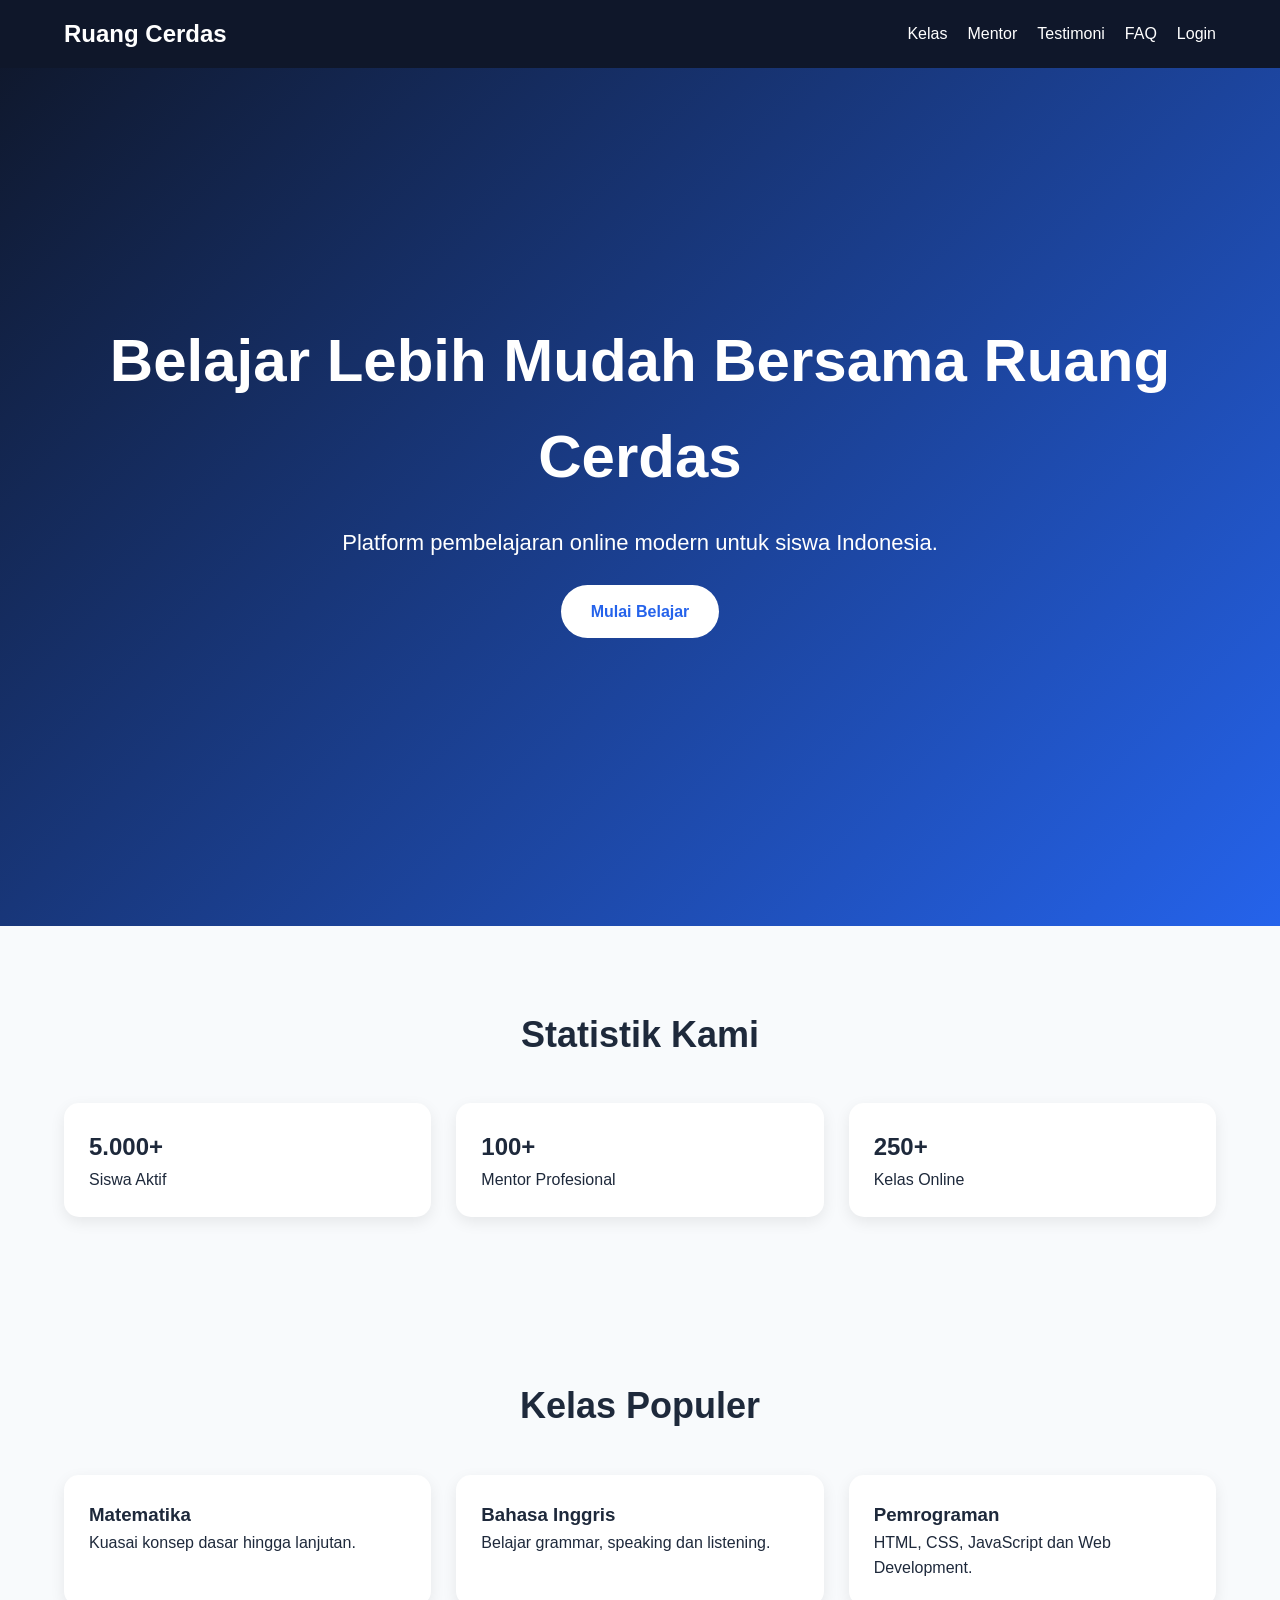
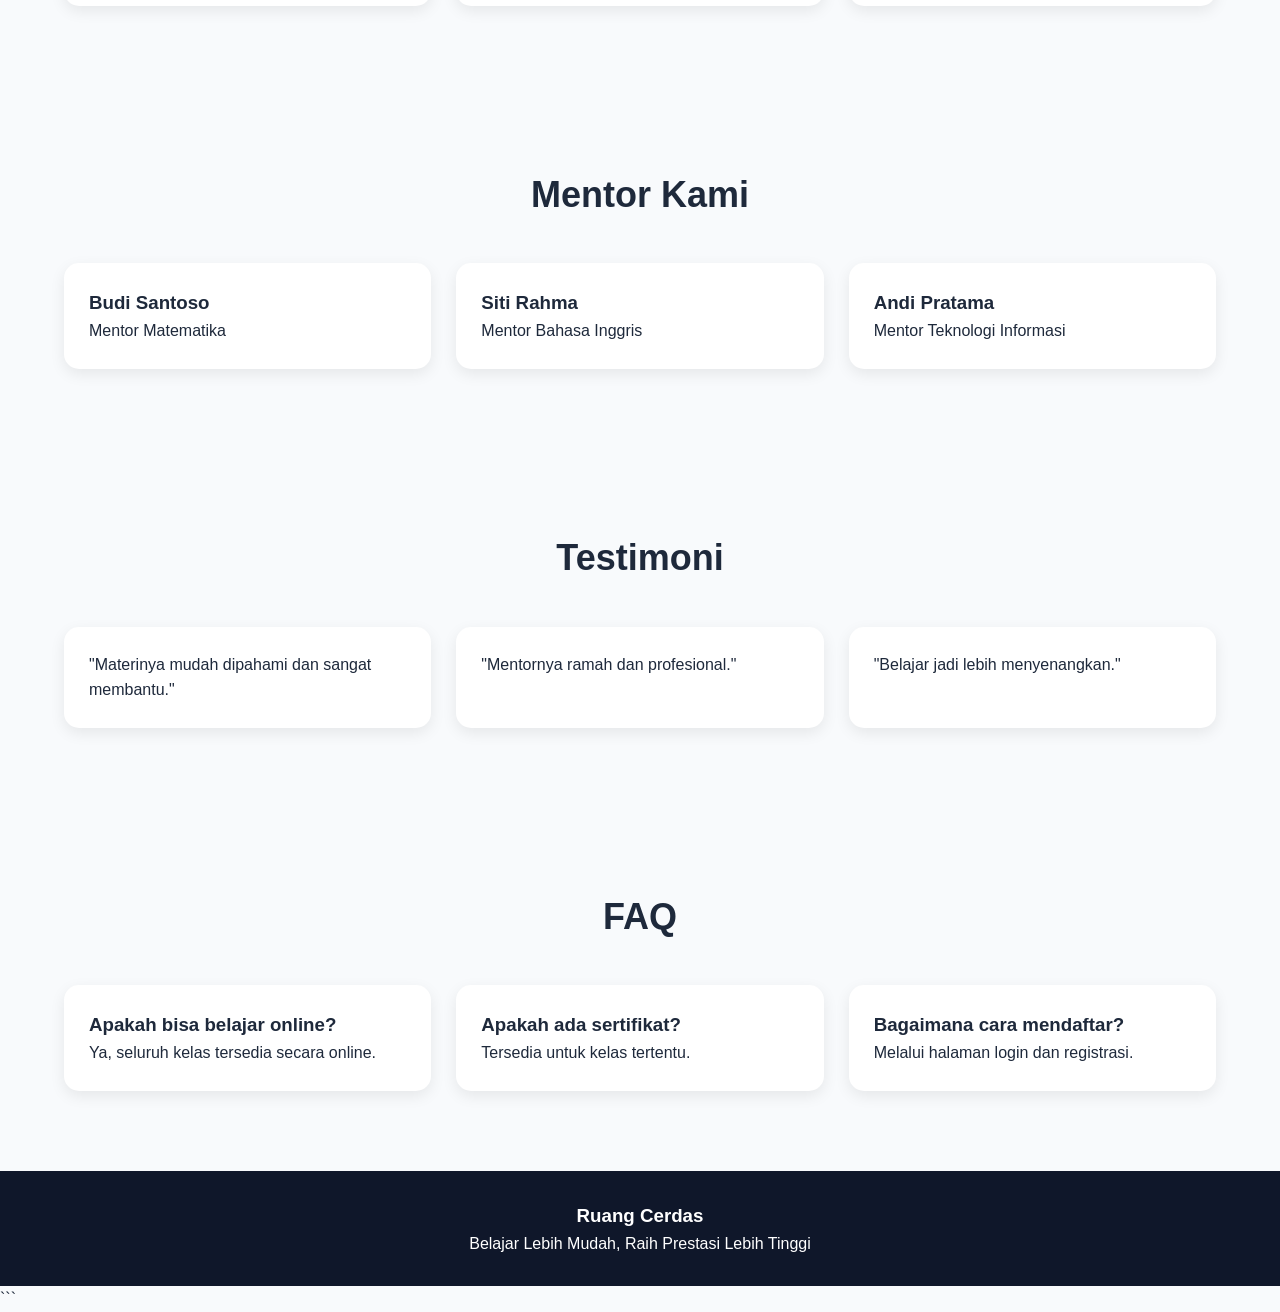
<file: index.html>
```html
<!DOCTYPE html>
<html lang="id">
<head>
<meta charset="UTF-8">
<meta name="viewport" content="width=device-width, initial-scale=1.0">
<title>Ruang Cerdas - Belajar Lebih Mudah</title>

<link rel="stylesheet" href="style.css">
</head>

<body>

<nav>
<div class="container">

<div class="logo">Ruang Cerdas</div>

<ul>
<li><a href="#kelas">Kelas</a></li>
<li><a href="#mentor">Mentor</a></li>
<li><a href="#testimoni">Testimoni</a></li>
<li><a href="#faq">FAQ</a></li>
<li><a href="login.html">Login</a></li>
</ul>

</div>
</nav>

<section class="hero">

<div>

<h1>Belajar Lebih Mudah Bersama Ruang Cerdas</h1>

<p>
Platform pembelajaran online modern untuk siswa Indonesia.
</p>

<a href="#kelas" class="btn">
Mulai Belajar
</a>

</div>

</section>

<section>

<div class="container">

<h2 class="title">Statistik Kami</h2>

<div class="grid">

<div class="card">
<h2>5.000+</h2>
<p>Siswa Aktif</p>
</div>

<div class="card">
<h2>100+</h2>
<p>Mentor Profesional</p>
</div>

<div class="card">
<h2>250+</h2>
<p>Kelas Online</p>
</div>

</div>

</div>

</section>

<section id="kelas">

<div class="container">

<h2 class="title">Kelas Populer</h2>

<div class="grid">

<div class="card">
<h3>Matematika</h3>
<p>Kuasai konsep dasar hingga lanjutan.</p>
</div>

<div class="card">
<h3>Bahasa Inggris</h3>
<p>Belajar grammar, speaking dan listening.</p>
</div>

<div class="card">
<h3>Pemrograman</h3>
<p>HTML, CSS, JavaScript dan Web Development.</p>
</div>

</div>

</div>

</section>

<section id="mentor">

<div class="container">

<h2 class="title">Mentor Kami</h2>

<div class="grid">

<div class="card">
<h3>Budi Santoso</h3>
<p>Mentor Matematika</p>
</div>

<div class="card">
<h3>Siti Rahma</h3>
<p>Mentor Bahasa Inggris</p>
</div>

<div class="card">
<h3>Andi Pratama</h3>
<p>Mentor Teknologi Informasi</p>
</div>

</div>

</div>

</section>

<section id="testimoni">

<div class="container">

<h2 class="title">Testimoni</h2>

<div class="grid">

<div class="card">
<p>"Materinya mudah dipahami dan sangat membantu."</p>
</div>

<div class="card">
<p>"Mentornya ramah dan profesional."</p>
</div>

<div class="card">
<p>"Belajar jadi lebih menyenangkan."</p>
</div>

</div>

</div>

</section>

<section id="faq">

<div class="container">

<h2 class="title">FAQ</h2>

<div class="grid">

<div class="card">
<h3>Apakah bisa belajar online?</h3>
<p>Ya, seluruh kelas tersedia secara online.</p>
</div>

<div class="card">
<h3>Apakah ada sertifikat?</h3>
<p>Tersedia untuk kelas tertentu.</p>
</div>

<div class="card">
<h3>Bagaimana cara mendaftar?</h3>
<p>Melalui halaman login dan registrasi.</p>
</div>

</div>

</div>

</section>

<footer>

<h3>Ruang Cerdas</h3>

<p>Belajar Lebih Mudah, Raih Prestasi Lebih Tinggi</p>

</footer>

</body>
</html>
```
</file>
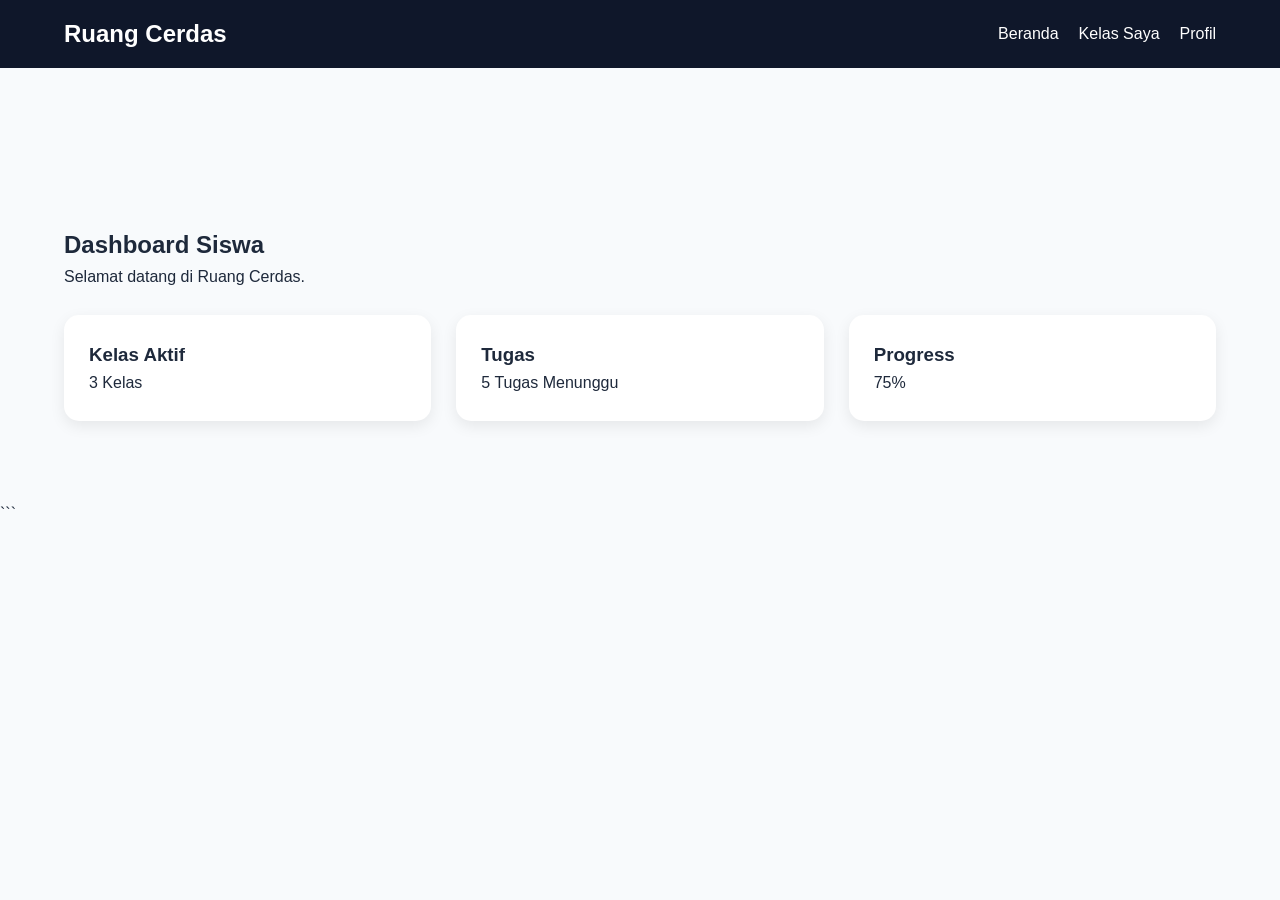
<file: dashboard.html>
```html
<!DOCTYPE html>
<html lang="id">
<head>
<meta charset="UTF-8">
<meta name="viewport" content="width=device-width, initial-scale=1.0">
<title>Dashboard - Ruang Cerdas</title>

<link rel="stylesheet" href="style.css">
</head>

<body>

<nav>
<div class="container">

<div class="logo">Ruang Cerdas</div>

<ul>
<li><a href="index.html">Beranda</a></li>
<li><a href="#">Kelas Saya</a></li>
<li><a href="#">Profil</a></li>
</ul>

</div>
</nav>

<section style="margin-top:120px">

<div class="container">

<h1>Dashboard Siswa</h1>

<p>Selamat datang di Ruang Cerdas.</p>

<br>

<div class="grid">

<div class="card">
<h3>Kelas Aktif</h3>
<p>3 Kelas</p>
</div>

<div class="card">
<h3>Tugas</h3>
<p>5 Tugas Menunggu</p>
</div>

<div class="card">
<h3>Progress</h3>
<p>75%</p>
</div>

</div>

</div>

</section>

</body>
</html>
```
</file>
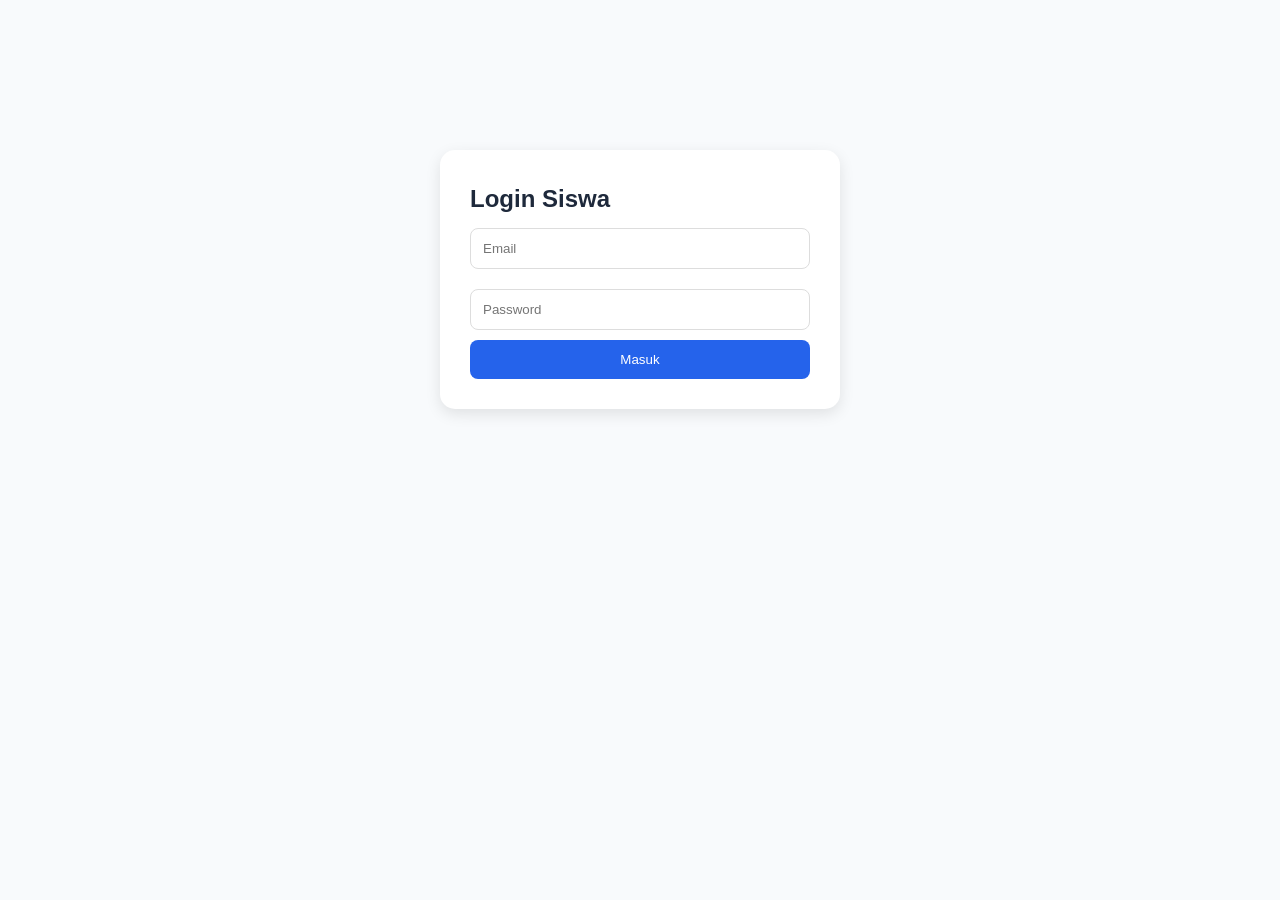
<file: login.html>
<!DOCTYPE html>
<html lang="id">
<head>
<meta charset="UTF-8">
<meta name="viewport" content="width=device-width, initial-scale=1.0">
<title>Login - Ruang Cerdas</title>

<link rel="stylesheet" href="style.css">

<style>
.login-box{
max-width:400px;
margin:150px auto;
background:white;
padding:30px;
border-radius:15px;
box-shadow:0 5px 15px rgba(0,0,0,.1);
}

input{
width:100%;
padding:12px;
margin:10px 0;
border:1px solid #ddd;
border-radius:8px;
}

button{
width:100%;
padding:12px;
background:#2563EB;
color:white;
border:none;
border-radius:8px;
cursor:pointer;
}
</style>

</head>

<body>

<div class="login-box">

<h2>Login Siswa</h2>

<form action="dashboard.html">

<input type="email" placeholder="Email" required>

<input type="password" placeholder="Password" required>

<button type="submit">
Masuk
</button>

</form>

</div>

</body>
</html>
</file>
<file: style.css>
*{
margin:0;
padding:0;
box-sizing:border-box;
font-family:'Segoe UI',sans-serif;
}

body{
background:#f8fafc;
color:#1e293b;
line-height:1.6;
}

.container{
width:90%;
max-width:1200px;
margin:auto;
}

nav{
position:fixed;
top:0;
left:0;
width:100%;
background:#0F172A;
padding:15px 0;
z-index:1000;
}

nav .container{
display:flex;
justify-content:space-between;
align-items:center;
}

.logo{
color:#fff;
font-size:24px;
font-weight:bold;
}

nav ul{
display:flex;
list-style:none;
}

nav ul li{
margin-left:20px;
}

nav ul li a{
color:white;
text-decoration:none;
}

.hero{
height:100vh;
background:linear-gradient(135deg,#0F172A,#2563EB);
display:flex;
align-items:center;
justify-content:center;
text-align:center;
color:white;
padding:20px;
}

.hero h1{
font-size:60px;
margin-bottom:20px;
}

.hero p{
font-size:22px;
margin-bottom:25px;
}

.btn{
display:inline-block;
padding:14px 30px;
background:white;
color:#2563EB;
border-radius:40px;
text-decoration:none;
font-weight:bold;
}

section{
padding:80px 0;
}

.title{
text-align:center;
font-size:36px;
margin-bottom:40px;
}

.grid{
display:grid;
grid-template-columns:repeat(auto-fit,minmax(250px,1fr));
gap:25px;
}

.card{
background:white;
padding:25px;
border-radius:15px;
box-shadow:0 5px 15px rgba(0,0,0,.08);
transition:.3s;
}

.card:hover{
transform:translateY(-5px);
}

footer{
background:#0F172A;
color:white;
text-align:center;
padding:30px;
}

@media(max-width:768px){

.hero h1{
font-size:40px;
}

.hero p{
font-size:18px;
}

nav .container{
flex-direction:column;
gap:10px;
}

nav ul{
flex-wrap:wrap;
justify-content:center;
}

}
</file>
